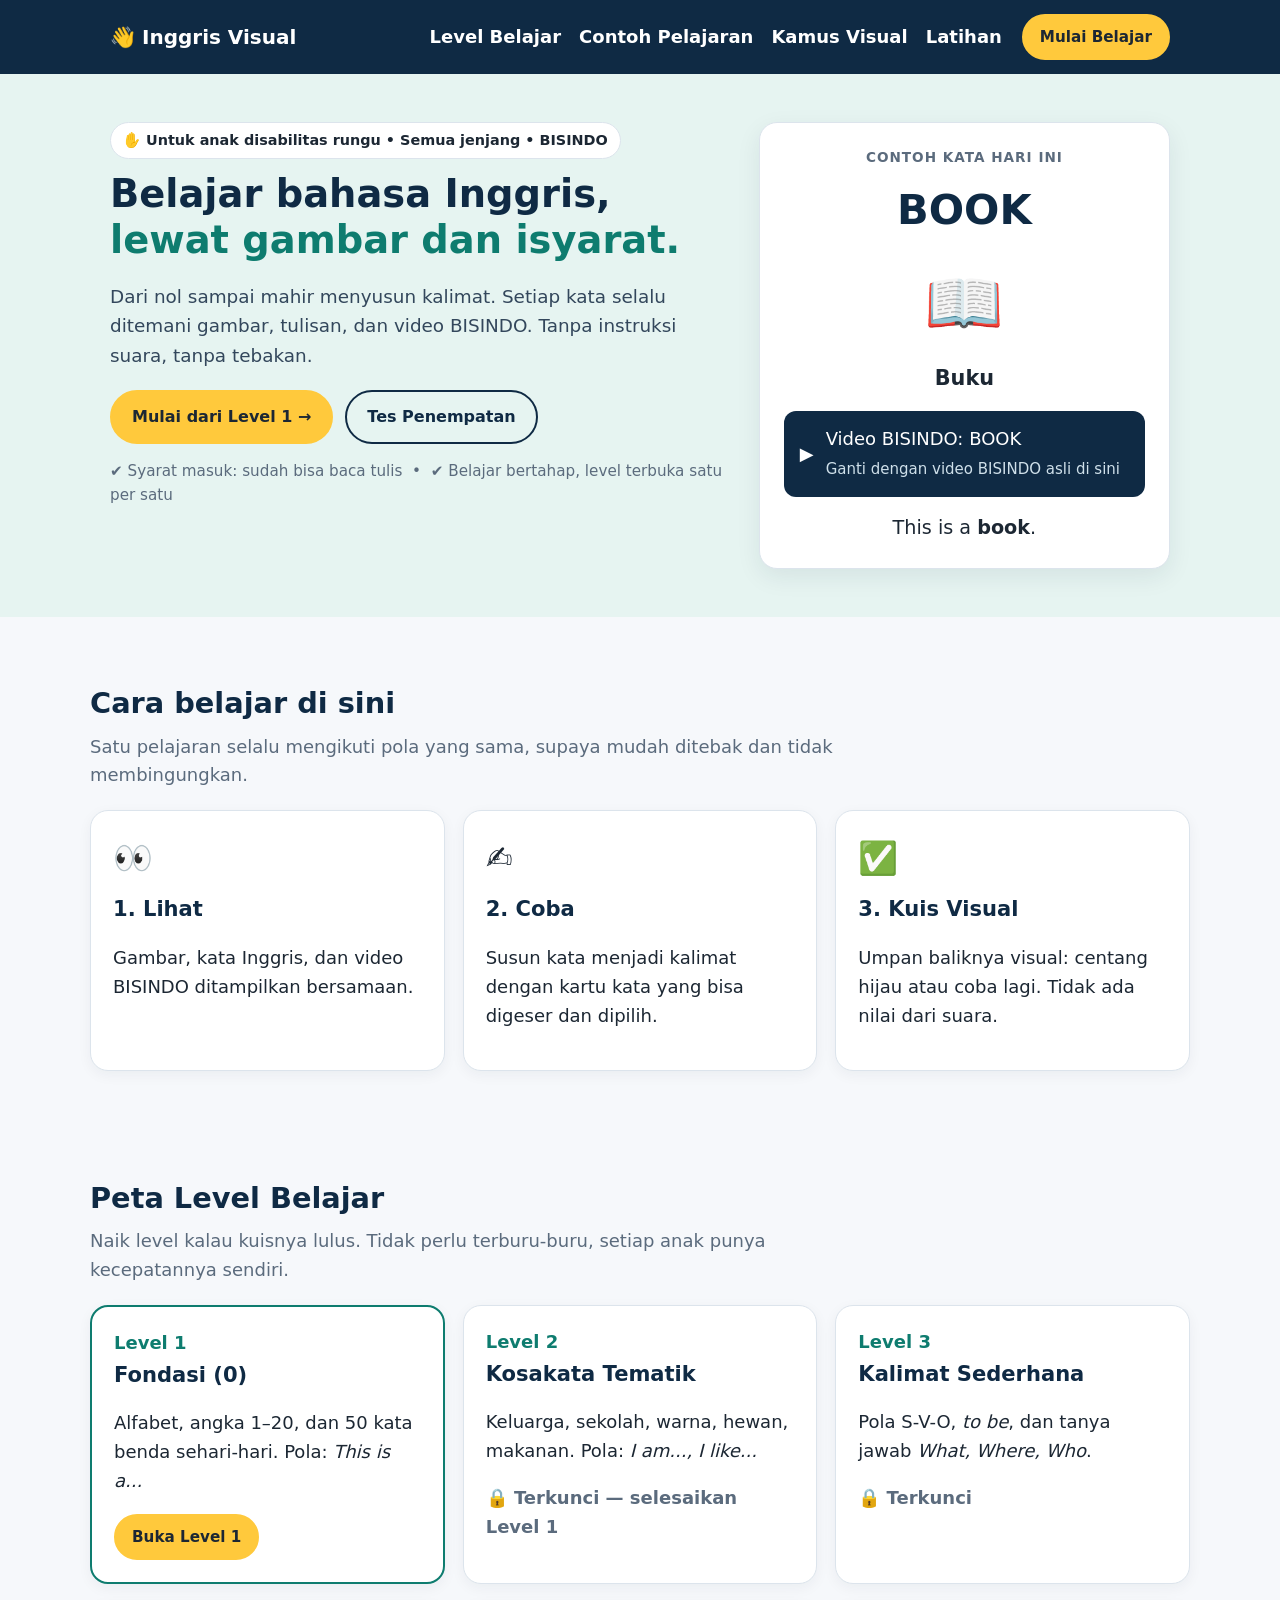
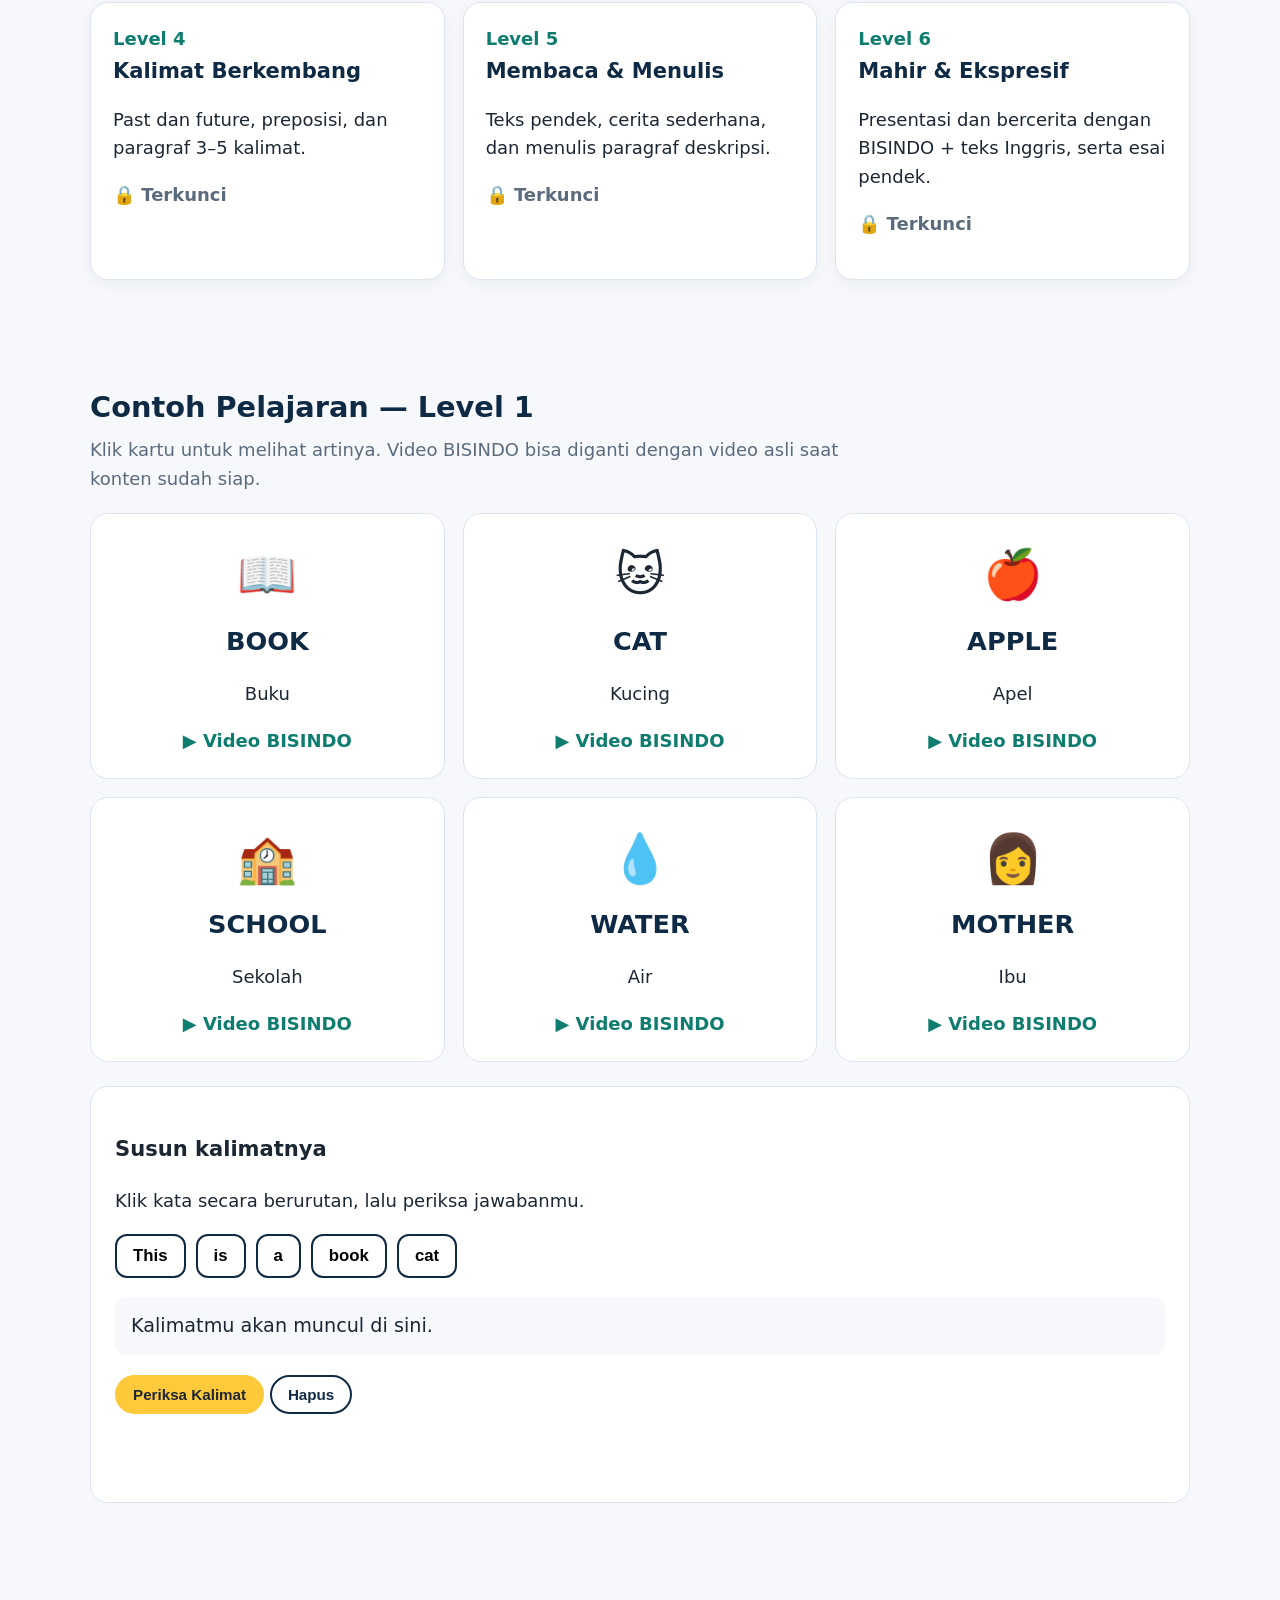
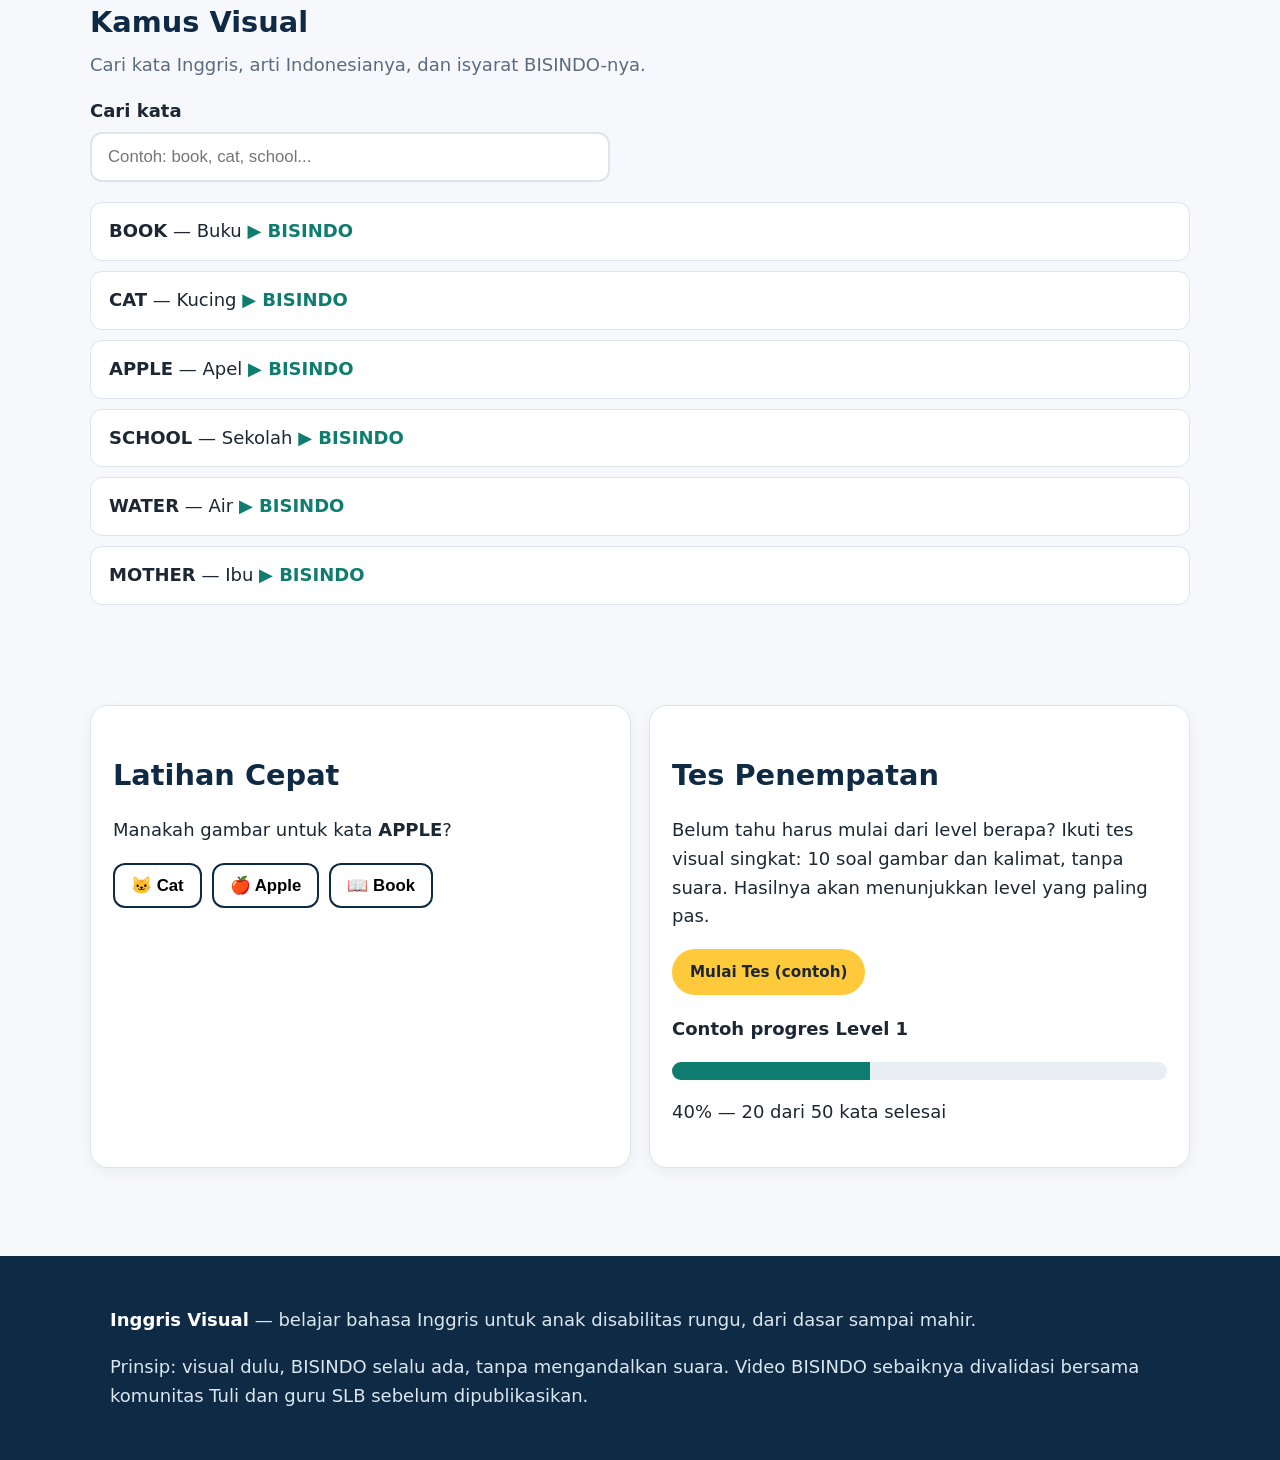
<file: index.html>
<!DOCTYPE html>
<html lang="id">
<head>
  <meta charset="UTF-8" />
  <meta name="viewport" content="width=device-width, initial-scale=1.0" />
  <title>Inggris Visual — Belajar Bahasa Inggris dengan BISINDO</title>
  <meta name="description" content="Website belajar bahasa Inggris berjenjang untuk anak disabilitas rungu. Visual dulu, tanpa mengandalkan suara, dengan video BISINDO." />
  <link rel="stylesheet" href="style.css" />
</head>
<body>
  <a class="skip-link" href="#konten-utama">Lewati ke konten utama</a>

  <header class="header">
    <div class="container header-inner">
      <a class="logo" href="#" aria-label="Beranda Inggris Visual">👋 Inggris Visual</a>
      <nav class="nav" aria-label="Navigasi utama">
        <a href="#level">Level Belajar</a>
        <a href="#pelajaran">Contoh Pelajaran</a>
        <a href="#kamus">Kamus Visual</a>
        <a href="#latihan">Latihan</a>
      </nav>
      <a class="btn btn-small" href="#level">Mulai Belajar</a>
    </div>
  </header>

  <main id="konten-utama">
    <!-- HERO -->
    <section class="hero">
      <div class="container hero-inner">
        <div>
          <p class="badge">✋ Untuk anak disabilitas rungu • Semua jenjang • BISINDO</p>
          <h1>Belajar bahasa Inggris, <span>lewat gambar dan isyarat.</span></h1>
          <p class="lead">
            Dari nol sampai mahir menyusun kalimat. Setiap kata selalu ditemani
            gambar, tulisan, dan video BISINDO. Tanpa instruksi suara, tanpa tebakan.
          </p>
          <div class="hero-actions">
            <a class="btn" href="#level">Mulai dari Level 1 →</a>
            <a class="btn btn-outline" href="#tes">Tes Penempatan</a>
          </div>
          <p class="hero-note">✔ Syarat masuk: sudah bisa baca tulis &nbsp;•&nbsp; ✔ Belajar bertahap, level terbuka satu per satu</p>
        </div>
        <div class="hero-card" aria-label="Contoh kartu kata">
          <p class="hero-card-label">CONTOH KATA HARI INI</p>
          <p class="hero-word">BOOK</p>
          <p class="hero-emoji" aria-hidden="true">📖</p>
          <p class="hero-meaning">Buku</p>
          <div class="video-box">
            <span aria-hidden="true">▶</span>
            <span>Video BISINDO: BOOK<br /><small>Ganti dengan video BISINDO asli di sini</small></span>
          </div>
          <p class="hero-sentence">This is a <strong>book</strong>.</p>
        </div>
      </div>
    </section>

    <!-- CARA BELAJAR -->
    <section class="container section">
      <h2>Cara belajar di sini</h2>
      <p class="section-sub">Satu pelajaran selalu mengikuti pola yang sama, supaya mudah ditebak dan tidak membingungkan.</p>
      <div class="grid-3">
        <article class="card">
          <p class="card-icon" aria-hidden="true">👀</p>
          <h3>1. Lihat</h3>
          <p>Gambar, kata Inggris, dan video BISINDO ditampilkan bersamaan.</p>
        </article>
        <article class="card">
          <p class="card-icon" aria-hidden="true">✍️</p>
          <h3>2. Coba</h3>
          <p>Susun kata menjadi kalimat dengan kartu kata yang bisa digeser dan dipilih.</p>
        </article>
        <article class="card">
          <p class="card-icon" aria-hidden="true">✅</p>
          <h3>3. Kuis Visual</h3>
          <p>Umpan baliknya visual: centang hijau atau coba lagi. Tidak ada nilai dari suara.</p>
        </article>
      </div>
    </section>

    <!-- LEVEL -->
    <section class="container section" id="level">
      <h2>Peta Level Belajar</h2>
      <p class="section-sub">Naik level kalau kuisnya lulus. Tidak perlu terburu-buru, setiap anak punya kecepatannya sendiri.</p>
      <div class="grid-3">
        <article class="card level-card level-open">
          <p class="level-num">Level 1</p>
          <h3>Fondasi (0)</h3>
          <p>Alfabet, angka 1–20, dan 50 kata benda sehari-hari. Pola: <em>This is a...</em></p>
          <a class="btn btn-small" href="#pelajaran">Buka Level 1</a>
        </article>
        <article class="card level-card">
          <p class="level-num">Level 2</p>
          <h3>Kosakata Tematik</h3>
          <p>Keluarga, sekolah, warna, hewan, makanan. Pola: <em>I am..., I like...</em></p>
          <p class="locked">🔒 Terkunci — selesaikan Level 1</p>
        </article>
        <article class="card level-card">
          <p class="level-num">Level 3</p>
          <h3>Kalimat Sederhana</h3>
          <p>Pola S-V-O, <em>to be</em>, dan tanya jawab <em>What, Where, Who</em>.</p>
          <p class="locked">🔒 Terkunci</p>
        </article>
        <article class="card level-card">
          <p class="level-num">Level 4</p>
          <h3>Kalimat Berkembang</h3>
          <p>Past dan future, preposisi, dan paragraf 3–5 kalimat.</p>
          <p class="locked">🔒 Terkunci</p>
        </article>
        <article class="card level-card">
          <p class="level-num">Level 5</p>
          <h3>Membaca &amp; Menulis</h3>
          <p>Teks pendek, cerita sederhana, dan menulis paragraf deskripsi.</p>
          <p class="locked">🔒 Terkunci</p>
        </article>
        <article class="card level-card">
          <p class="level-num">Level 6</p>
          <h3>Mahir &amp; Ekspresif</h3>
          <p>Presentasi dan bercerita dengan BISINDO + teks Inggris, serta esai pendek.</p>
          <p class="locked">🔒 Terkunci</p>
        </article>
      </div>
    </section>

    <!-- CONTOH PELAJARAN -->
    <section class="container section" id="pelajaran">
      <h2>Contoh Pelajaran — Level 1</h2>
      <p class="section-sub">Klik kartu untuk melihat artinya. Video BISINDO bisa diganti dengan video asli saat konten sudah siap.</p>
      <div class="word-grid">
        <article class="word-card" tabindex="0">
          <p class="word-emoji" aria-hidden="true">📖</p>
          <h3>BOOK</h3>
          <p>Buku</p>
          <p class="video-mini">▶ Video BISINDO</p>
        </article>
        <article class="word-card" tabindex="0">
          <p class="word-emoji" aria-hidden="true">🐱</p>
          <h3>CAT</h3>
          <p>Kucing</p>
          <p class="video-mini">▶ Video BISINDO</p>
        </article>
        <article class="word-card" tabindex="0">
          <p class="word-emoji" aria-hidden="true">🍎</p>
          <h3>APPLE</h3>
          <p>Apel</p>
          <p class="video-mini">▶ Video BISINDO</p>
        </article>
        <article class="word-card" tabindex="0">
          <p class="word-emoji" aria-hidden="true">🏫</p>
          <h3>SCHOOL</h3>
          <p>Sekolah</p>
          <p class="video-mini">▶ Video BISINDO</p>
        </article>
        <article class="word-card" tabindex="0">
          <p class="word-emoji" aria-hidden="true">💧</p>
          <h3>WATER</h3>
          <p>Air</p>
          <p class="video-mini">▶ Video BISINDO</p>
        </article>
        <article class="word-card" tabindex="0">
          <p class="word-emoji" aria-hidden="true">👩</p>
          <h3>MOTHER</h3>
          <p>Ibu</p>
          <p class="video-mini">▶ Video BISINDO</p>
        </article>
      </div>

      <div class="sentence-builder">
        <h3>Susun kalimatnya</h3>
        <p>Klik kata secara berurutan, lalu periksa jawabanmu.</p>
        <div class="builder-words" role="group" aria-label="Pilihan kata">
          <button type="button" data-word="This">This</button>
          <button type="button" data-word="is">is</button>
          <button type="button" data-word="a">a</button>
          <button type="button" data-word="book">book</button>
          <button type="button" data-word="cat">cat</button>
        </div>
        <p class="builder-result" id="kalimat-hasil" aria-live="polite">Kalimatmu akan muncul di sini.</p>
        <button class="btn btn-small" type="button" id="cek-kalimat">Periksa Kalimat</button>
        <button class="btn btn-small btn-outline" type="button" id="hapus-kalimat">Hapus</button>
        <p class="builder-feedback" id="umpan-balik" aria-live="polite"></p>
      </div>
    </section>

    <!-- KAMUS -->
    <section class="container section" id="kamus">
      <h2>Kamus Visual</h2>
      <p class="section-sub">Cari kata Inggris, arti Indonesianya, dan isyarat BISINDO-nya.</p>
      <label class="search-label" for="cari-kata">Cari kata</label>
      <input class="search-input" id="cari-kata" type="search" placeholder="Contoh: book, cat, school..." />
      <ul class="dict-list" id="daftar-kata">
        <li data-kunci="book buku"><strong>BOOK</strong> — Buku <span>▶ BISINDO</span></li>
        <li data-kunci="cat kucing"><strong>CAT</strong> — Kucing <span>▶ BISINDO</span></li>
        <li data-kunci="apple apel"><strong>APPLE</strong> — Apel <span>▶ BISINDO</span></li>
        <li data-kunci="school sekolah"><strong>SCHOOL</strong> — Sekolah <span>▶ BISINDO</span></li>
        <li data-kunci="water air"><strong>WATER</strong> — Air <span>▶ BISINDO</span></li>
        <li data-kunci="mother ibu"><strong>MOTHER</strong> — Ibu <span>▶ BISINDO</span></li>
      </ul>
    </section>

    <!-- LATIHAN & TES -->
    <section class="container section" id="latihan">
      <div class="grid-2">
        <article class="card">
          <h2>Latihan Cepat</h2>
          <p>Manakah gambar untuk kata <strong>APPLE</strong>?</p>
          <div class="quiz-options" role="group" aria-label="Pilihan jawaban latihan">
            <button type="button" data-jawaban="salah">🐱 Cat</button>
            <button type="button" data-jawaban="benar">🍎 Apple</button>
            <button type="button" data-jawaban="salah">📖 Book</button>
          </div>
          <p class="builder-feedback" id="umpan-kuis" aria-live="polite"></p>
        </article>
        <article class="card" id="tes">
          <h2>Tes Penempatan</h2>
          <p>Belum tahu harus mulai dari level berapa? Ikuti tes visual singkat: 10 soal gambar dan kalimat, tanpa suara. Hasilnya akan menunjukkan level yang paling pas.</p>
          <a class="btn btn-small" href="#level">Mulai Tes (contoh)</a>
          <p class="progress-label">Contoh progres Level 1</p>
          <div class="progress" role="progressbar" aria-valuenow="40" aria-valuemin="0" aria-valuemax="100" aria-label="Progres Level 1: 40 persen">
            <div class="progress-fill" style="width: 40%"></div>
          </div>
          <p>40% — 20 dari 50 kata selesai</p>
        </article>
      </div>
    </section>
  </main>

  <footer class="footer">
    <div class="container">
      <p><strong>Inggris Visual</strong> — belajar bahasa Inggris untuk anak disabilitas rungu, dari dasar sampai mahir.</p>
      <p>Prinsip: visual dulu, BISINDO selalu ada, tanpa mengandalkan suara. Video BISINDO sebaiknya divalidasi bersama komunitas Tuli dan guru SLB sebelum dipublikasikan.</p>
    </div>
  </footer>

  <script src="script.js"></script>
</body>
</html>
</file>
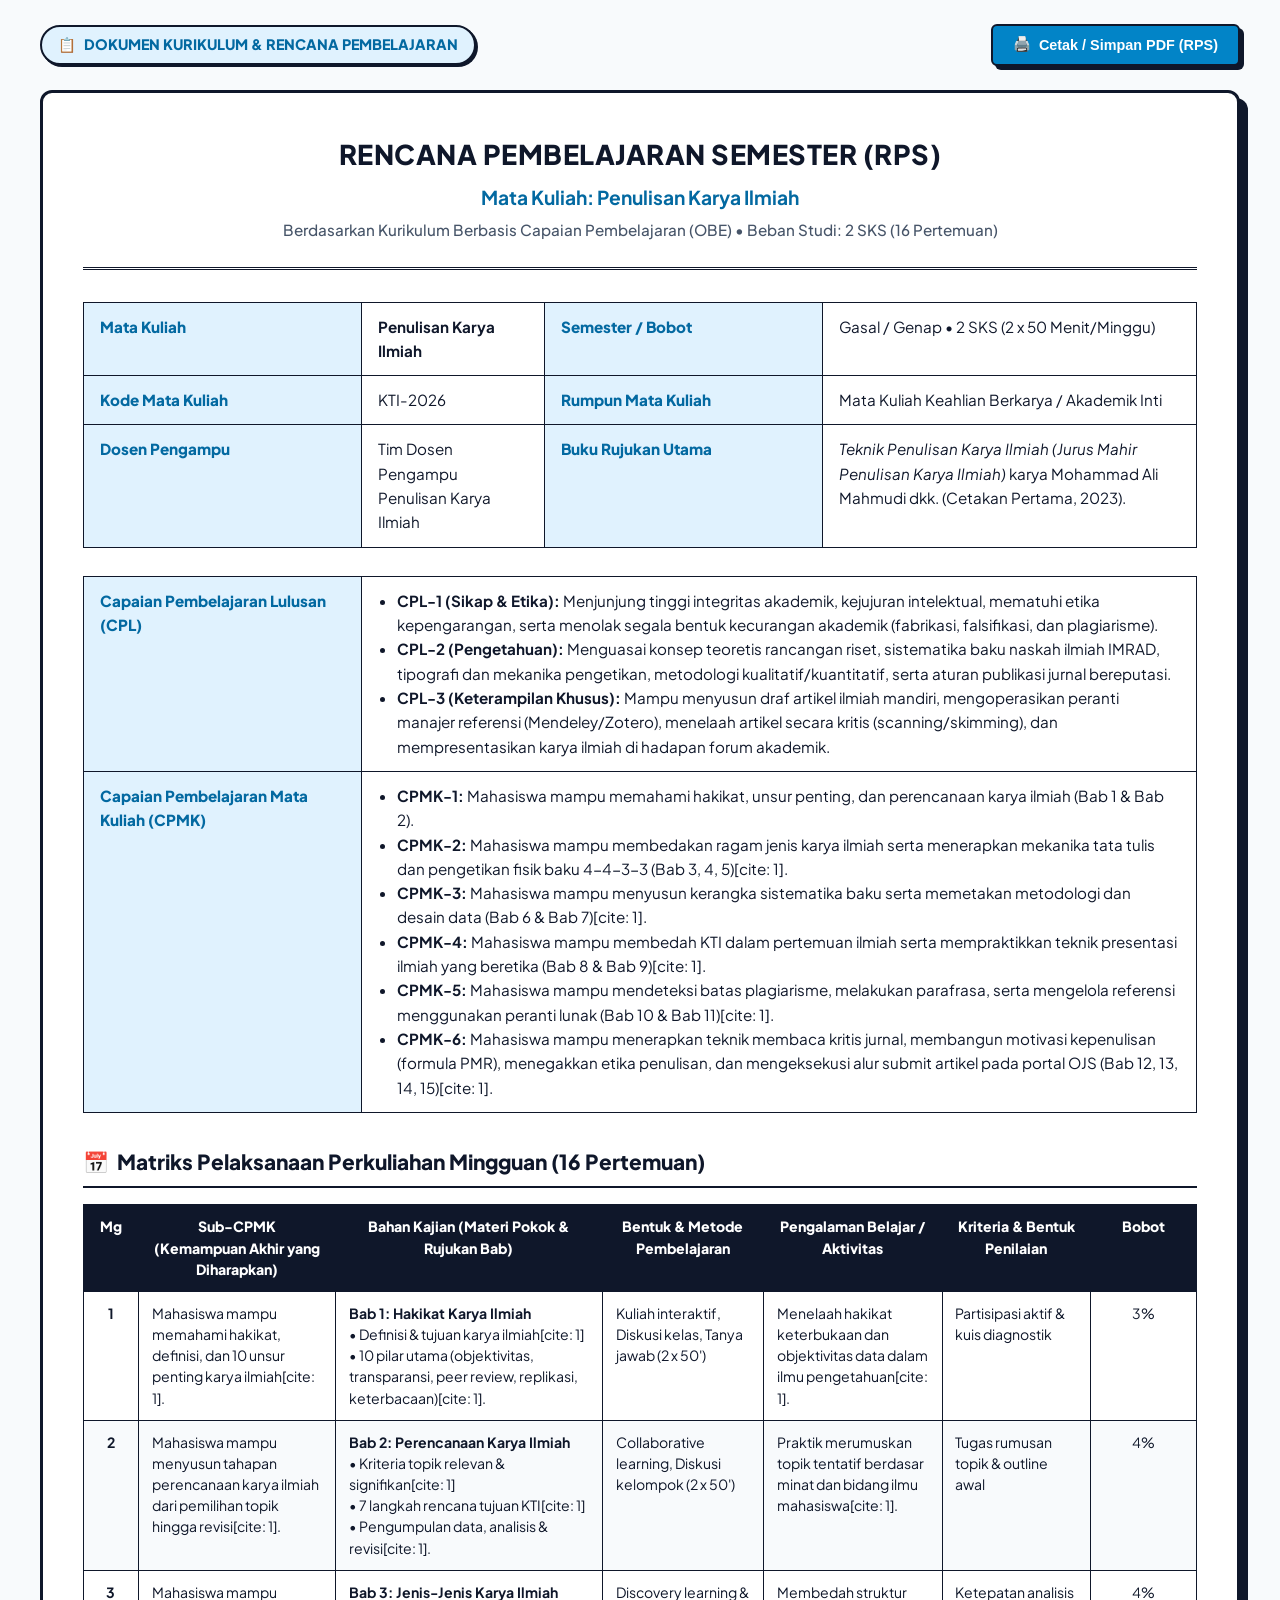
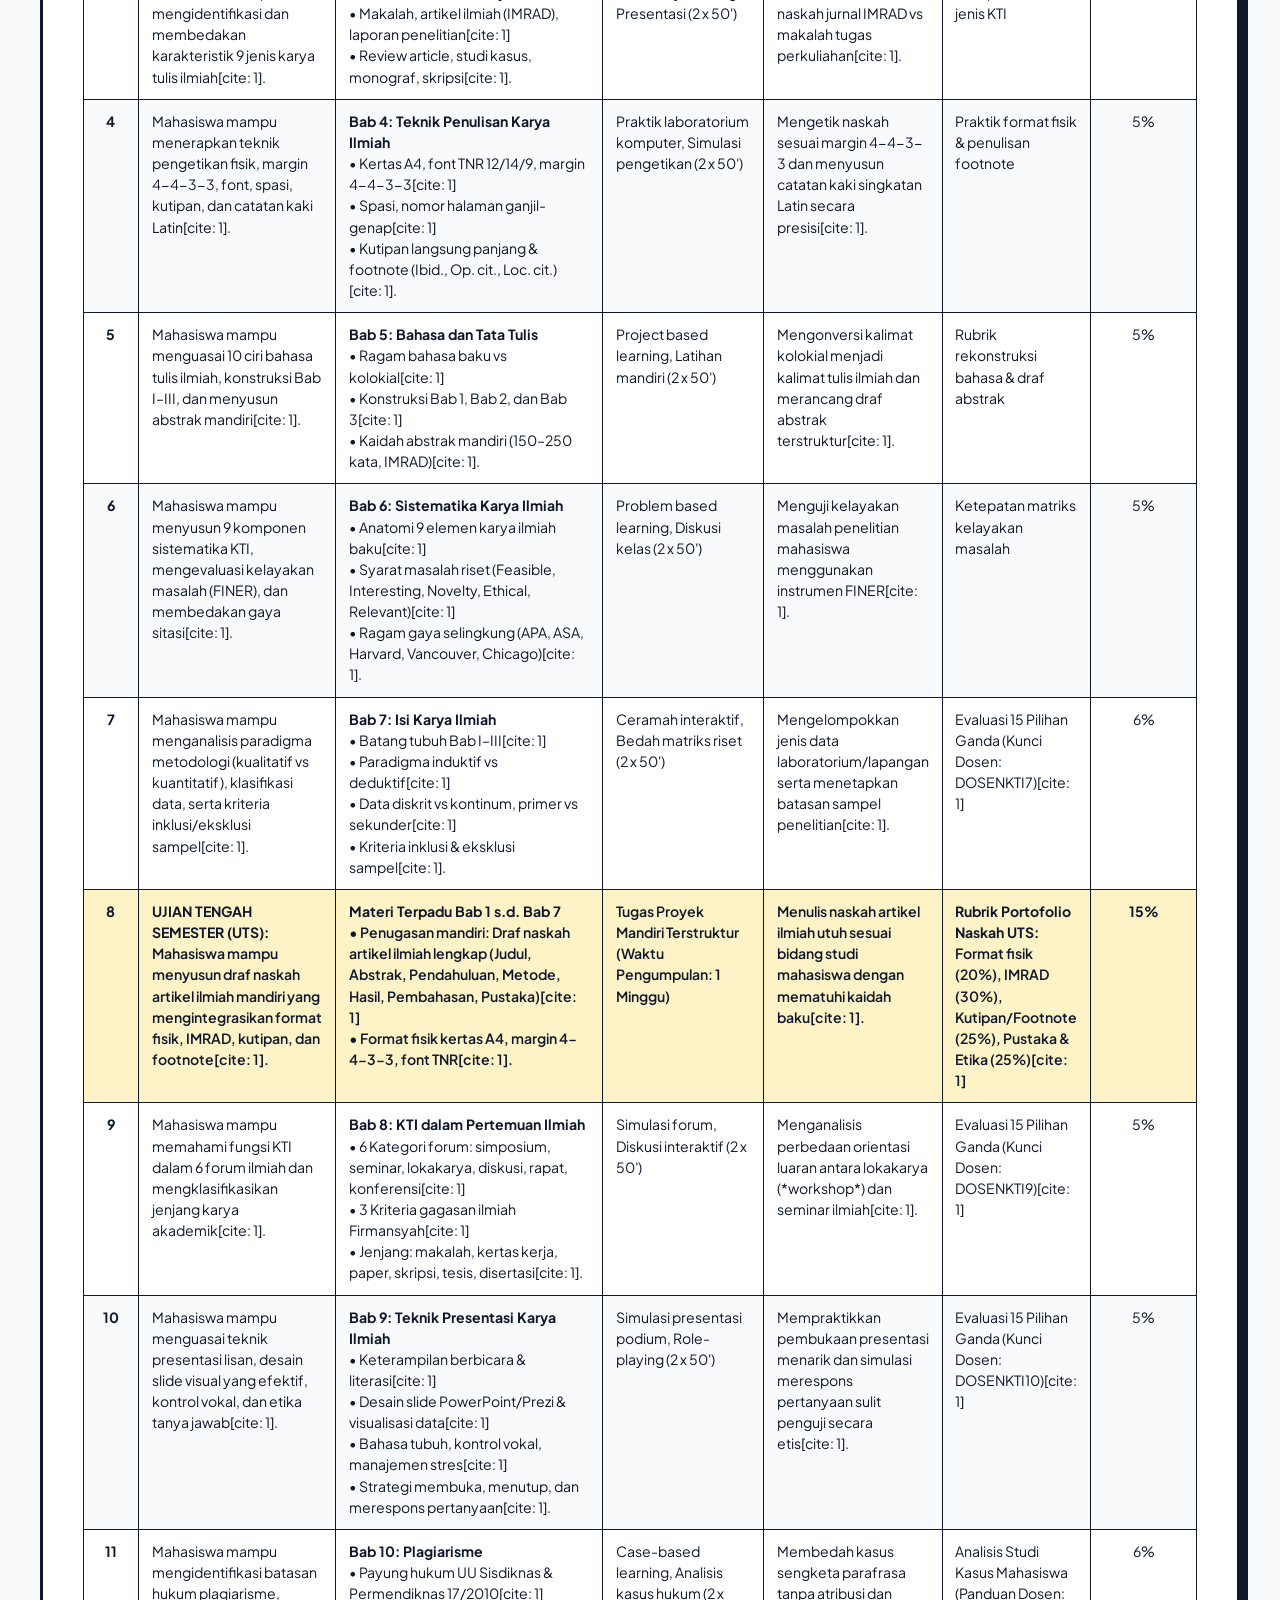
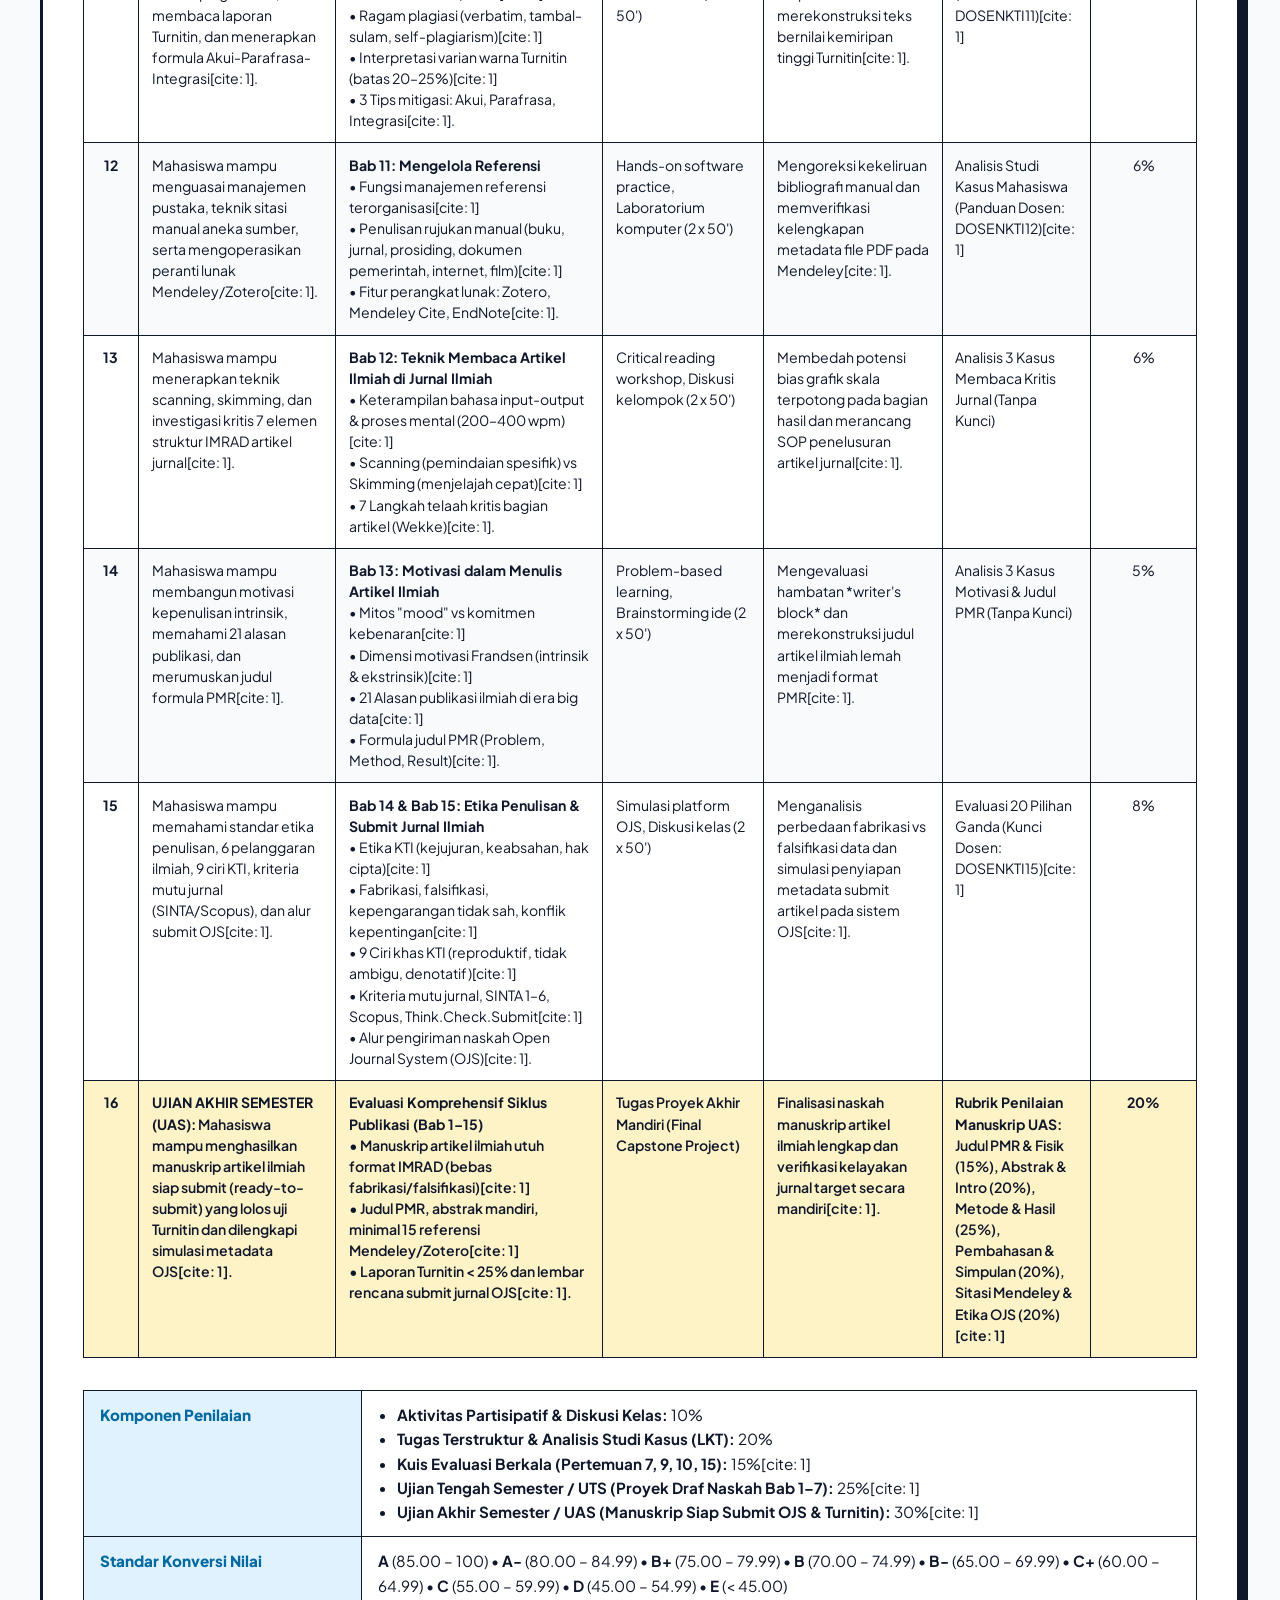
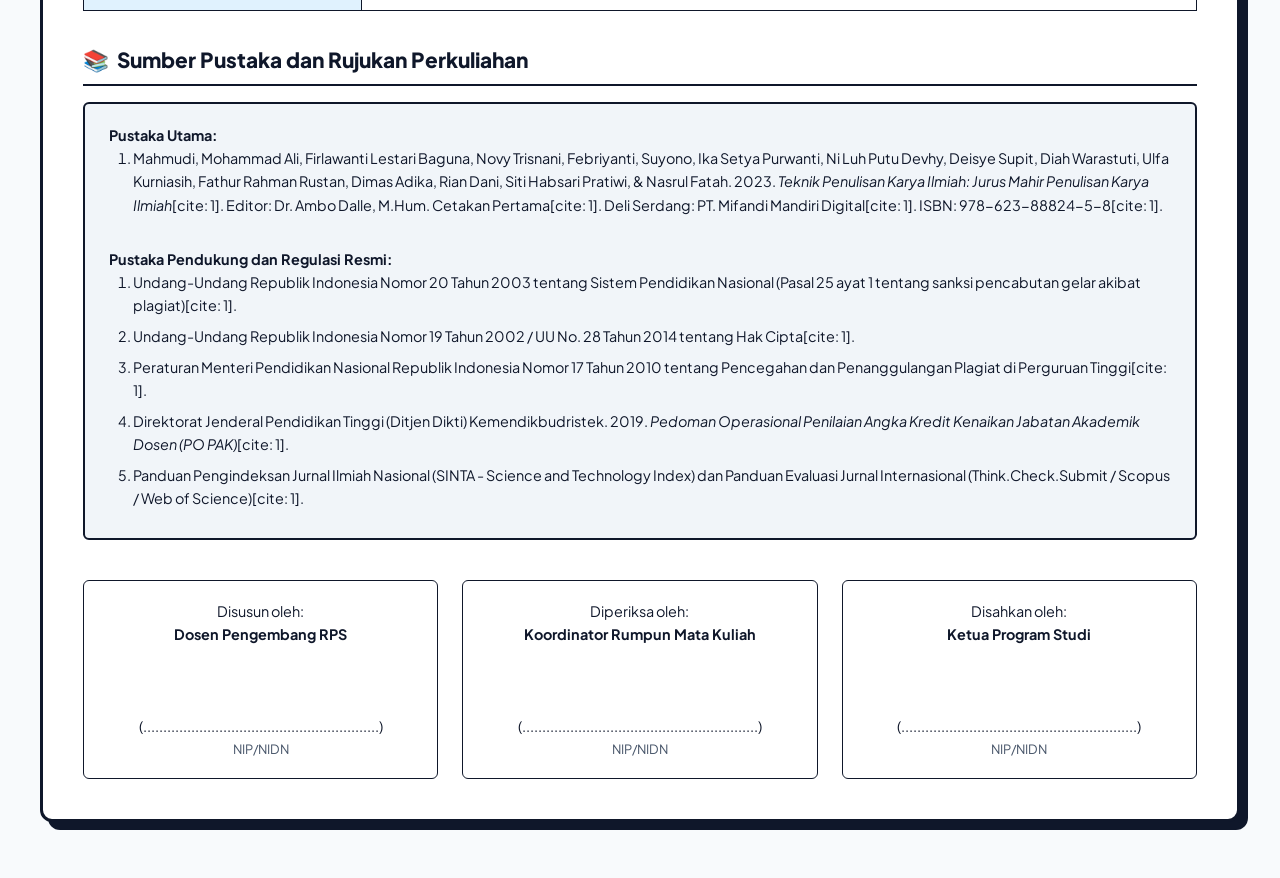
<file: pertemuan-1.html>
<!DOCTYPE html>
<html lang="id">
<head>
  <meta charset="UTF-8">
  <meta name="viewport" content="width=device-width, initial-scale=1.0">
  <title>RPS Mata Kuliah: Penulisan Karya Ilmiah</title>
  <!-- Google Fonts: Plus Jakarta Sans -->
  <link rel="preconnect" href="https://fonts.googleapis.com">
  <link rel="preconnect" href="https://fonts.gstatic.com" crossorigin>
  <link href="https://fonts.googleapis.com/css2?family=Plus+Jakarta+Sans:ital,wght@0,300;0,400;0,500;0,600;0,700;0,800;1,400;1,600&display=swap" rel="stylesheet">
  <style>
    :root {
      --bg-body: #F8FAFC;
      --card-bg: #FFFFFF;
      --text-main: #0F172A;
      --text-muted: #475569;
      --primary: #0284C7;
      --primary-dark: #0369A1;
      --primary-light: #E0F2FE;
      --accent-mint: #10B981;
      --accent-orange: #EA580C;
      --border-dark: #0F172A;
      --border-light: #CBD5E1;
      --shadow-solid: 4px 4px 0px #0F172A;
      --radius-sm: 6px;
      --radius-md: 12px;
    }

    * {
      box-sizing: border-box;
      margin: 0;
      padding: 0;
    }

    body {
      font-family: 'Plus Jakarta Sans', -apple-system, BlinkMacSystemFont, 'Segoe UI', Roboto, sans-serif;
      background-color: var(--bg-body);
      color: var(--text-main);
      line-height: 1.6;
      padding: 1.5rem;
      -webkit-font-smoothing: antialiased;
    }

    .rps-container {
      max-width: 1200px;
      margin: 0 auto;
    }

    /* ACTION BAR */
    .action-bar {
      display: flex;
      justify-content: space-between;
      align-items: center;
      margin-bottom: 1.5rem;
      flex-wrap: wrap;
      gap: 1rem;
    }

    .badge-course {
      display: inline-flex;
      align-items: center;
      gap: 0.5rem;
      background: var(--primary-light);
      border: 2px solid var(--border-dark);
      box-shadow: 2px 2px 0 var(--border-dark);
      padding: 0.4rem 1rem;
      border-radius: 999px;
      font-weight: 800;
      font-size: 0.9rem;
      color: var(--primary-dark);
    }

    .btn {
      cursor: pointer;
      display: inline-flex;
      align-items: center;
      gap: 0.5rem;
      padding: 0.65rem 1.25rem;
      font-weight: 700;
      font-size: 0.9rem;
      border-radius: var(--radius-sm);
      border: 2px solid var(--border-dark);
      box-shadow: var(--shadow-solid);
      transition: all 0.15s ease-in-out;
      text-decoration: none;
      background-color: var(--card-bg);
      color: var(--text-main);
    }

    .btn:hover {
      transform: translate(-2px, -2px);
      box-shadow: 6px 6px 0px var(--border-dark);
    }

    .btn-primary {
      background-color: var(--primary);
      color: #FFFFFF;
    }

    /* KARTU DOKUMEN RPS */
    .rps-card {
      background-color: var(--card-bg);
      border: 3px solid var(--border-dark);
      border-radius: var(--radius-md);
      box-shadow: 8px 8px 0px var(--border-dark);
      padding: 2.5rem;
      margin-bottom: 2rem;
    }

    /* KOP DOKUMEN */
    .header-doc {
      text-align: center;
      border-bottom: 3px double var(--border-dark);
      padding-bottom: 1.5rem;
      margin-bottom: 2rem;
    }

    .header-doc h1 {
      font-size: 1.7rem;
      font-weight: 800;
      text-transform: uppercase;
      letter-spacing: 0.5px;
      margin-bottom: 0.35rem;
    }

    .header-doc h2 {
      font-size: 1.2rem;
      font-weight: 700;
      color: var(--primary-dark);
      margin-bottom: 0.35rem;
    }

    .header-doc p {
      font-size: 0.95rem;
      color: var(--text-muted);
      font-weight: 500;
    }

    /* TABEL IDENTITAS & CPL */
    .table-section {
      width: 100%;
      border-collapse: collapse;
      margin-bottom: 1.75rem;
      font-size: 0.95rem;
    }

    .table-section th, .table-section td {
      border: 1.5px solid var(--border-dark);
      padding: 0.75rem 1rem;
      text-align: left;
      vertical-align: top;
    }

    .table-section th {
      background-color: var(--primary-light);
      color: var(--primary-dark);
      font-weight: 800;
      width: 25%;
    }

    /* MATRIKS RENCANA MINGGUAN */
    .matrix-title {
      font-size: 1.3rem;
      font-weight: 800;
      margin: 2rem 0 1rem 0;
      display: flex;
      align-items: center;
      gap: 0.5rem;
      color: var(--text-main);
      border-bottom: 2px solid var(--border-dark);
      padding-bottom: 0.5rem;
    }

    .table-matrix {
      width: 100%;
      border-collapse: collapse;
      font-size: 0.88rem;
      margin-bottom: 2rem;
    }

    .table-matrix th, .table-matrix td {
      border: 1.5px solid var(--border-dark);
      padding: 0.7rem 0.8rem;
      vertical-align: top;
      line-height: 1.5;
    }

    .table-matrix thead th {
      background-color: var(--border-dark);
      color: #FFFFFF;
      font-weight: 800;
      text-align: center;
    }

    .table-matrix tbody tr:nth-child(even) {
      background-color: #F8FAFC;
    }

    .table-matrix tr.eval-row {
      background-color: #FEF3C7 !important;
      font-weight: 600;
    }

    .col-center {
      text-align: center;
    }

    /* DAFTAR REFERENSI */
    .ref-box {
      background: #F1F5F9;
      border: 2px solid var(--border-dark);
      border-radius: var(--radius-sm);
      padding: 1.25rem 1.5rem;
      margin-top: 1rem;
      font-size: 0.9rem;
    }

    .ref-box ol {
      padding-left: 1.5rem;
    }

    .ref-box li {
      margin-bottom: 0.5rem;
    }

    /* PENGESAHAN */
    .sign-container {
      display: grid;
      grid-template-columns: repeat(auto-fit, minmax(240px, 1fr));
      gap: 1.5rem;
      margin-top: 2.5rem;
      font-size: 0.9rem;
      text-align: center;
    }

    .sign-box {
      border: 1.5px solid var(--border-dark);
      border-radius: var(--radius-sm);
      padding: 1.2rem;
      background: #FFFFFF;
    }

    /* PRINT STYLES */
    @media print {
      body {
        background-color: #FFFFFF !important;
        padding: 0 !important;
        font-size: 9.5pt;
      }
      .no-print {
        display: none !important;
      }
      .rps-card {
        border: none !important;
        box-shadow: none !important;
        padding: 0 !important;
      }
      .table-matrix th, .table-matrix td,
      .table-section th, .table-section td {
        border: 1px solid #000 !important;
        padding: 4px 6px !important;
      }
      .table-matrix thead th {
        background-color: #E2E8F0 !important;
        color: #000 !important;
      }
      .table-section th {
        background-color: #F1F5F9 !important;
        color: #000 !important;
      }
      .table-matrix tr.eval-row {
        background-color: #FFFBEB !important;
      }
      .sign-box {
        border: 1px solid #000 !important;
      }
    }
  </style>
</head>
<body>

  <div class="rps-container">

    <!-- ACTION BAR -->
    <div class="action-bar no-print">
      <div class="badge-course">
        <span>📋</span> DOKUMEN KURIKULUM & RENCANA PEMBELAJARAN
      </div>
      <button class="btn btn-primary" onclick="window.print()">
        <span>🖨️</span> Cetak / Simpan PDF (RPS)
      </button>
    </div>

    <!-- MAIN RPS CARD -->
    <div class="rps-card">
      
      <!-- KOP RESMI -->
      <div class="header-doc">
        <h1>Rencana Pembelajaran Semester (RPS)</h1>
        <h2>Mata Kuliah: Penulisan Karya Ilmiah</h2>
        <p>Berdasarkan Kurikulum Berbasis Capaian Pembelajaran (OBE) • Beban Studi: 2 SKS (16 Pertemuan)</p>
      </div>

      <!-- I. IDENTITAS MATA KULIAH -->
      <table class="table-section">
        <tr>
          <th>Mata Kuliah</th>
          <td><strong>Penulisan Karya Ilmiah</strong></td>
          <th>Semester / Bobot</th>
          <td>Gasal / Genap • 2 SKS (2 x 50 Menit/Minggu)</td>
        </tr>
        <tr>
          <th>Kode Mata Kuliah</th>
          <td>KTI-2026</td>
          <th>Rumpun Mata Kuliah</th>
          <td>Mata Kuliah Keahlian Berkarya / Akademik Inti</td>
        </tr>
        <tr>
          <th>Dosen Pengampu</th>
          <td>Tim Dosen Pengampu Penulisan Karya Ilmiah</td>
          <th>Buku Rujukan Utama</th>
          <td><em>Teknik Penulisan Karya Ilmiah (Jurus Mahir Penulisan Karya Ilmiah)</em> karya Mohammad Ali Mahmudi dkk. (Cetakan Pertama, 2023).</td>
        </tr>
      </table>

      <!-- II. CAPAIAN PEMBELAJARAN (CPL & CPMK) -->
      <table class="table-section">
        <tr>
          <th>Capaian Pembelajaran Lulusan (CPL)</th>
          <td>
            <ul style="padding-left: 1.2rem;">
              <li><strong>CPL-1 (Sikap & Etika):</strong> Menjunjung tinggi integritas akademik, kejujuran intelektual, mematuhi etika kepengarangan, serta menolak segala bentuk kecurangan akademik (fabrikasi, falsifikasi, dan plagiarisme).</li>
              <li><strong>CPL-2 (Pengetahuan):</strong> Menguasai konsep teoretis rancangan riset, sistematika baku naskah ilmiah IMRAD, tipografi dan mekanika pengetikan, metodologi kualitatif/kuantitatif, serta aturan publikasi jurnal bereputasi.</li>
              <li><strong>CPL-3 (Keterampilan Khusus):</strong> Mampu menyusun draf artikel ilmiah mandiri, mengoperasikan peranti manajer referensi (Mendeley/Zotero), menelaah artikel secara kritis (scanning/skimming), dan mempresentasikan karya ilmiah di hadapan forum akademik.</li>
            </ul>
          </td>
        </tr>
        <tr>
          <th>Capaian Pembelajaran Mata Kuliah (CPMK)</th>
          <td>
            <ul style="padding-left: 1.2rem;">
              <li><strong>CPMK-1:</strong> Mahasiswa mampu memahami hakikat, unsur penting, dan perencanaan karya ilmiah (Bab 1 & Bab 2).</li>
              <li><strong>CPMK-2:</strong> Mahasiswa mampu membedakan ragam jenis karya ilmiah serta menerapkan mekanika tata tulis dan pengetikan fisik baku 4-4-3-3 (Bab 3, 4, 5)[cite: 1].</li>
              <li><strong>CPMK-3:</strong> Mahasiswa mampu menyusun kerangka sistematika baku serta memetakan metodologi dan desain data (Bab 6 & Bab 7)[cite: 1].</li>
              <li><strong>CPMK-4:</strong> Mahasiswa mampu membedah KTI dalam pertemuan ilmiah serta mempraktikkan teknik presentasi ilmiah yang beretika (Bab 8 & Bab 9)[cite: 1].</li>
              <li><strong>CPMK-5:</strong> Mahasiswa mampu mendeteksi batas plagiarisme, melakukan parafrasa, serta mengelola referensi menggunakan peranti lunak (Bab 10 & Bab 11)[cite: 1].</li>
              <li><strong>CPMK-6:</strong> Mahasiswa mampu menerapkan teknik membaca kritis jurnal, membangun motivasi kepenulisan (formula PMR), menegakkan etika penulisan, dan mengeksekusi alur submit artikel pada portal OJS (Bab 12, 13, 14, 15)[cite: 1].</li>
            </ul>
          </td>
        </tr>
      </table>

      <!-- III. MATRIKS PERKULIAHAN 16 MINGGU -->
      <div class="matrix-title">
        <span>📅</span> Matriks Pelaksanaan Perkuliahan Mingguan (16 Pertemuan)
      </div>

      <table class="table-matrix">
        <thead>
          <tr>
            <th style="width: 5%;">Mg</th>
            <th style="width: 18%;">Sub-CPMK (Kemampuan Akhir yang Diharapkan)</th>
            <th style="width: 25%;">Bahan Kajian (Materi Pokok & Rujukan Bab)</th>
            <th style="width: 15%;">Bentuk & Metode Pembelajaran</th>
            <th style="width: 15%;">Pengalaman Belajar / Aktivitas</th>
            <th style="width: 12%;">Kriteria & Bentuk Penilaian</th>
            <th style="width: 10%;">Bobot</th>
          </tr>
        </thead>
        <tbody>
          <!-- Pertemuan 1 -->
          <tr>
            <td class="col-center"><strong>1</strong></td>
            <td>Mahasiswa mampu memahami hakikat, definisi, dan 10 unsur penting karya ilmiah[cite: 1].</td>
            <td><strong>Bab 1: Hakikat Karya Ilmiah</strong><br>• Definisi & tujuan karya ilmiah[cite: 1]<br>• 10 pilar utama (objektivitas, transparansi, peer review, replikasi, keterbacaan)[cite: 1].</td>
            <td>Kuliah interaktif, Diskusi kelas, Tanya jawab (2 x 50')</td>
            <td>Menelaah hakikat keterbukaan dan objektivitas data dalam ilmu pengetahuan[cite: 1].</td>
            <td>Partisipasi aktif & kuis diagnostik</td>
            <td class="col-center">3%</td>
          </tr>

          <!-- Pertemuan 2 -->
          <tr>
            <td class="col-center"><strong>2</strong></td>
            <td>Mahasiswa mampu menyusun tahapan perencanaan karya ilmiah dari pemilihan topik hingga revisi[cite: 1].</td>
            <td><strong>Bab 2: Perencanaan Karya Ilmiah</strong><br>• Kriteria topik relevan & signifikan[cite: 1]<br>• 7 langkah rencana tujuan KTI[cite: 1]<br>• Pengumpulan data, analisis & revisi[cite: 1].</td>
            <td>Collaborative learning, Diskusi kelompok (2 x 50')</td>
            <td>Praktik merumuskan topik tentatif berdasar minat dan bidang ilmu mahasiswa[cite: 1].</td>
            <td>Tugas rumusan topik & outline awal</td>
            <td class="col-center">4%</td>
          </tr>

          <!-- Pertemuan 3 -->
          <tr>
            <td class="col-center"><strong>3</strong></td>
            <td>Mahasiswa mampu mengidentifikasi dan membedakan karakteristik 9 jenis karya tulis ilmiah[cite: 1].</td>
            <td><strong>Bab 3: Jenis-Jenis Karya Ilmiah</strong><br>• Makalah, artikel ilmiah (IMRAD), laporan penelitian[cite: 1]<br>• Review article, studi kasus, monograf, skripsi[cite: 1].</td>
            <td>Discovery learning & Presentasi (2 x 50')</td>
            <td>Membedah struktur naskah jurnal IMRAD vs makalah tugas perkuliahan[cite: 1].</td>
            <td>Ketepatan analisis jenis KTI</td>
            <td class="col-center">4%</td>
          </tr>

          <!-- Pertemuan 4 -->
          <tr>
            <td class="col-center"><strong>4</strong></td>
            <td>Mahasiswa mampu menerapkan teknik pengetikan fisik, margin 4-4-3-3, font, spasi, kutipan, dan catatan kaki Latin[cite: 1].</td>
            <td><strong>Bab 4: Teknik Penulisan Karya Ilmiah</strong><br>• Kertas A4, font TNR 12/14/9, margin 4-4-3-3[cite: 1]<br>• Spasi, nomor halaman ganjil-genap[cite: 1]<br>• Kutipan langsung panjang & footnote (Ibid., Op. cit., Loc. cit.)[cite: 1].</td>
            <td>Praktik laboratorium komputer, Simulasi pengetikan (2 x 50')</td>
            <td>Mengetik naskah sesuai margin 4-4-3-3 dan menyusun catatan kaki singkatan Latin secara presisi[cite: 1].</td>
            <td>Praktik format fisik & penulisan footnote</td>
            <td class="col-center">5%</td>
          </tr>

          <!-- Pertemuan 5 -->
          <tr>
            <td class="col-center"><strong>5</strong></td>
            <td>Mahasiswa mampu menguasai 10 ciri bahasa tulis ilmiah, konstruksi Bab I–III, dan menyusun abstrak mandiri[cite: 1].</td>
            <td><strong>Bab 5: Bahasa dan Tata Tulis</strong><br>• Ragam bahasa baku vs kolokial[cite: 1]<br>• Konstruksi Bab 1, Bab 2, dan Bab 3[cite: 1]<br>• Kaidah abstrak mandiri (150–250 kata, IMRAD)[cite: 1].</td>
            <td>Project based learning, Latihan mandiri (2 x 50')</td>
            <td>Mengonversi kalimat kolokial menjadi kalimat tulis ilmiah dan merancang draf abstrak terstruktur[cite: 1].</td>
            <td>Rubrik rekonstruksi bahasa & draf abstrak</td>
            <td class="col-center">5%</td>
          </tr>

          <!-- Pertemuan 6 -->
          <tr>
            <td class="col-center"><strong>6</strong></td>
            <td>Mahasiswa mampu menyusun 9 komponen sistematika KTI, mengevaluasi kelayakan masalah (FINER), dan membedakan gaya sitasi[cite: 1].</td>
            <td><strong>Bab 6: Sistematika Karya Ilmiah</strong><br>• Anatomi 9 elemen karya ilmiah baku[cite: 1]<br>• Syarat masalah riset (Feasible, Interesting, Novelty, Ethical, Relevant)[cite: 1]<br>• Ragam gaya selingkung (APA, ASA, Harvard, Vancouver, Chicago)[cite: 1].</td>
            <td>Problem based learning, Diskusi kelas (2 x 50')</td>
            <td>Menguji kelayakan masalah penelitian mahasiswa menggunakan instrumen FINER[cite: 1].</td>
            <td>Ketepatan matriks kelayakan masalah</td>
            <td class="col-center">5%</td>
          </tr>

          <!-- Pertemuan 7 -->
          <tr>
            <td class="col-center"><strong>7</strong></td>
            <td>Mahasiswa mampu menganalisis paradigma metodologi (kualitatif vs kuantitatif), klasifikasi data, serta kriteria inklusi/eksklusi sampel[cite: 1].</td>
            <td><strong>Bab 7: Isi Karya Ilmiah</strong><br>• Batang tubuh Bab I–III[cite: 1]<br>• Paradigma induktif vs deduktif[cite: 1]<br>• Data diskrit vs kontinum, primer vs sekunder[cite: 1]<br>• Kriteria inklusi & eksklusi sampel[cite: 1].</td>
            <td>Ceramah interaktif, Bedah matriks riset (2 x 50')</td>
            <td>Mengelompokkan jenis data laboratorium/lapangan serta menetapkan batasan sampel penelitian[cite: 1].</td>
            <td>Evaluasi 15 Pilihan Ganda (Kunci Dosen: DOSENKTI7)[cite: 1]</td>
            <td class="col-center">6%</td>
          </tr>

          <!-- Pertemuan 8: UTS -->
          <tr class="eval-row">
            <td class="col-center"><strong>8</strong></td>
            <td><strong>UJIAN TENGAH SEMESTER (UTS):</strong> Mahasiswa mampu menyusun draf naskah artikel ilmiah mandiri yang mengintegrasikan format fisik, IMRAD, kutipan, dan footnote[cite: 1].</td>
            <td><strong>Materi Terpadu Bab 1 s.d. Bab 7</strong><br>• Penugasan mandiri: Draf naskah artikel ilmiah lengkap (Judul, Abstrak, Pendahuluan, Metode, Hasil, Pembahasan, Pustaka)[cite: 1]<br>• Format fisik kertas A4, margin 4-4-3-3, font TNR[cite: 1].</td>
            <td>Tugas Proyek Mandiri Terstruktur (Waktu Pengumpulan: 1 Minggu)</td>
            <td>Menulis naskah artikel ilmiah utuh sesuai bidang studi mahasiswa dengan mematuhi kaidah baku[cite: 1].</td>
            <td><strong>Rubrik Portofolio Naskah UTS:</strong><br>Format fisik (20%), IMRAD (30%), Kutipan/Footnote (25%), Pustaka & Etika (25%)[cite: 1]</td>
            <td class="col-center"><strong>15%</strong></td>
          </tr>

          <!-- Pertemuan 9 -->
          <tr>
            <td class="col-center"><strong>9</strong></td>
            <td>Mahasiswa mampu memahami fungsi KTI dalam 6 forum ilmiah dan mengklasifikasikan jenjang karya akademik[cite: 1].</td>
            <td><strong>Bab 8: KTI dalam Pertemuan Ilmiah</strong><br>• 6 Kategori forum: simposium, seminar, lokakarya, diskusi, rapat, konferensi[cite: 1]<br>• 3 Kriteria gagasan ilmiah Firmansyah[cite: 1]<br>• Jenjang: makalah, kertas kerja, paper, skripsi, tesis, disertasi[cite: 1].</td>
            <td>Simulasi forum, Diskusi interaktif (2 x 50')</td>
            <td>Menganalisis perbedaan orientasi luaran antara lokakarya (*workshop*) dan seminar ilmiah[cite: 1].</td>
            <td>Evaluasi 15 Pilihan Ganda (Kunci Dosen: DOSENKTI9)[cite: 1]</td>
            <td class="col-center">5%</td>
          </tr>

          <!-- Pertemuan 10 -->
          <tr>
            <td class="col-center"><strong>10</strong></td>
            <td>Mahasiswa mampu menguasai teknik presentasi lisan, desain slide visual yang efektif, kontrol vokal, dan etika tanya jawab[cite: 1].</td>
            <td><strong>Bab 9: Teknik Presentasi Karya Ilmiah</strong><br>• Keterampilan berbicara & literasi[cite: 1]<br>• Desain slide PowerPoint/Prezi & visualisasi data[cite: 1]<br>• Bahasa tubuh, kontrol vokal, manajemen stres[cite: 1]<br>• Strategi membuka, menutup, dan merespons pertanyaan[cite: 1].</td>
            <td>Simulasi presentasi podium, Role-playing (2 x 50')</td>
            <td>Mempraktikkan pembukaan presentasi menarik dan simulasi merespons pertanyaan sulit penguji secara etis[cite: 1].</td>
            <td>Evaluasi 15 Pilihan Ganda (Kunci Dosen: DOSENKTI10)[cite: 1]</td>
            <td class="col-center">5%</td>
          </tr>

          <!-- Pertemuan 11 -->
          <tr>
            <td class="col-center"><strong>11</strong></td>
            <td>Mahasiswa mampu mengidentifikasi batasan hukum plagiarisme, membaca laporan Turnitin, dan menerapkan formula Akui-Parafrasa-Integrasi[cite: 1].</td>
            <td><strong>Bab 10: Plagiarisme</strong><br>• Payung hukum UU Sisdiknas & Permendiknas 17/2010[cite: 1]<br>• Ragam plagiasi (verbatim, tambal-sulam, self-plagiarism)[cite: 1]<br>• Interpretasi varian warna Turnitin (batas 20–25%)[cite: 1]<br>• 3 Tips mitigasi: Akui, Parafrasa, Integrasi[cite: 1].</td>
            <td>Case-based learning, Analisis kasus hukum (2 x 50')</td>
            <td>Membedah kasus sengketa parafrasa tanpa atribusi dan merekonstruksi teks bernilai kemiripan tinggi Turnitin[cite: 1].</td>
            <td>Analisis Studi Kasus Mahasiswa (Panduan Dosen: DOSENKTI11)[cite: 1]</td>
            <td class="col-center">6%</td>
          </tr>

          <!-- Pertemuan 12 -->
          <tr>
            <td class="col-center"><strong>12</strong></td>
            <td>Mahasiswa mampu menguasai manajemen pustaka, teknik sitasi manual aneka sumber, serta mengoperasikan peranti lunak Mendeley/Zotero[cite: 1].</td>
            <td><strong>Bab 11: Mengelola Referensi</strong><br>• Fungsi manajemen referensi terorganisasi[cite: 1]<br>• Penulisan rujukan manual (buku, jurnal, prosiding, dokumen pemerintah, internet, film)[cite: 1]<br>• Fitur perangkat lunak: Zotero, Mendeley Cite, EndNote[cite: 1].</td>
            <td>Hands-on software practice, Laboratorium komputer (2 x 50')</td>
            <td>Mengoreksi kekeliruan bibliografi manual dan memverifikasi kelengkapan metadata file PDF pada Mendeley[cite: 1].</td>
            <td>Analisis Studi Kasus Mahasiswa (Panduan Dosen: DOSENKTI12)[cite: 1]</td>
            <td class="col-center">6%</td>
          </tr>

          <!-- Pertemuan 13 -->
          <tr>
            <td class="col-center"><strong>13</strong></td>
            <td>Mahasiswa mampu menerapkan teknik scanning, skimming, dan investigasi kritis 7 elemen struktur IMRAD artikel jurnal[cite: 1].</td>
            <td><strong>Bab 12: Teknik Membaca Artikel Ilmiah di Jurnal Ilmiah</strong><br>• Keterampilan bahasa input-output & proses mental (200–400 wpm)[cite: 1]<br>• Scanning (pemindaian spesifik) vs Skimming (menjelajah cepat)[cite: 1]<br>• 7 Langkah telaah kritis bagian artikel (Wekke)[cite: 1].</td>
            <td>Critical reading workshop, Diskusi kelompok (2 x 50')</td>
            <td>Membedah potensi bias grafik skala terpotong pada bagian hasil dan merancang SOP penelusuran artikel jurnal[cite: 1].</td>
            <td>Analisis 3 Kasus Membaca Kritis Jurnal (Tanpa Kunci)</td>
            <td class="col-center">6%</td>
          </tr>

          <!-- Pertemuan 14 -->
          <tr>
            <td class="col-center"><strong>14</strong></td>
            <td>Mahasiswa mampu membangun motivasi kepenulisan intrinsik, memahami 21 alasan publikasi, dan merumuskan judul formula PMR[cite: 1].</td>
            <td><strong>Bab 13: Motivasi dalam Menulis Artikel Ilmiah</strong><br>• Mitos "mood" vs komitmen kebenaran[cite: 1]<br>• Dimensi motivasi Frandsen (intrinsik & ekstrinsik)[cite: 1]<br>• 21 Alasan publikasi ilmiah di era big data[cite: 1]<br>• Formula judul PMR (Problem, Method, Result)[cite: 1].</td>
            <td>Problem-based learning, Brainstorming ide (2 x 50')</td>
            <td>Mengevaluasi hambatan *writer's block* dan merekonstruksi judul artikel ilmiah lemah menjadi format PMR[cite: 1].</td>
            <td>Analisis 3 Kasus Motivasi & Judul PMR (Tanpa Kunci)</td>
            <td class="col-center">5%</td>
          </tr>

          <!-- Pertemuan 15 -->
          <tr>
            <td class="col-center"><strong>15</strong></td>
            <td>Mahasiswa mampu memahami standar etika penulisan, 6 pelanggaran ilmiah, 9 ciri KTI, kriteria mutu jurnal (SINTA/Scopus), dan alur submit OJS[cite: 1].</td>
            <td><strong>Bab 14 & Bab 15: Etika Penulisan & Submit Jurnal Ilmiah</strong><br>• Etika KTI (kejujuran, keabsahan, hak cipta)[cite: 1]<br>• Fabrikasi, falsifikasi, kepengarangan tidak sah, konflik kepentingan[cite: 1]<br>• 9 Ciri khas KTI (reproduktif, tidak ambigu, denotatif)[cite: 1]<br>• Kriteria mutu jurnal, SINTA 1–6, Scopus, Think.Check.Submit[cite: 1]<br>• Alur pengiriman naskah Open Journal System (OJS)[cite: 1].</td>
            <td>Simulasi platform OJS, Diskusi kelas (2 x 50')</td>
            <td>Menganalisis perbedaan fabrikasi vs falsifikasi data dan simulasi penyiapan metadata submit artikel pada sistem OJS[cite: 1].</td>
            <td>Evaluasi 20 Pilihan Ganda (Kunci Dosen: DOSENKTI15)[cite: 1]</td>
            <td class="col-center">8%</td>
          </tr>

          <!-- Pertemuan 16: UAS -->
          <tr class="eval-row">
            <td class="col-center"><strong>16</strong></td>
            <td><strong>UJIAN AKHIR SEMESTER (UAS):</strong> Mahasiswa mampu menghasilkan manuskrip artikel ilmiah siap submit (ready-to-submit) yang lolos uji Turnitin dan dilengkapi simulasi metadata OJS[cite: 1].</td>
            <td><strong>Evaluasi Komprehensif Siklus Publikasi (Bab 1–15)</strong><br>• Manuskrip artikel ilmiah utuh format IMRAD (bebas fabrikasi/falsifikasi)[cite: 1]<br>• Judul PMR, abstrak mandiri, minimal 15 referensi Mendeley/Zotero[cite: 1]<br>• Laporan Turnitin &lt; 25% dan lembar rencana submit jurnal OJS[cite: 1].</td>
            <td>Tugas Proyek Akhir Mandiri (Final Capstone Project)</td>
            <td>Finalisasi naskah manuskrip artikel ilmiah lengkap dan verifikasi kelayakan jurnal target secara mandiri[cite: 1].</td>
            <td><strong>Rubrik Penilaian Manuskrip UAS:</strong><br>Judul PMR & Fisik (15%), Abstrak & Intro (20%), Metode & Hasil (25%), Pembahasan & Simpulan (20%), Sitasi Mendeley & Etika OJS (20%)[cite: 1]</td>
            <td class="col-center"><strong>20%</strong></td>
          </tr>
        </tbody>
      </table>

      <!-- IV. SISTEM PENILAIAN DAN BOBOT EVALUASI -->
      <table class="table-section">
        <tr>
          <th>Komponen Penilaian</th>
          <td>
            <ul style="padding-left: 1.2rem;">
              <li><strong>Aktivitas Partisipatif & Diskusi Kelas:</strong> 10%</li>
              <li><strong>Tugas Terstruktur & Analisis Studi Kasus (LKT):</strong> 20%</li>
              <li><strong>Kuis Evaluasi Berkala (Pertemuan 7, 9, 10, 15):</strong> 15%[cite: 1]</li>
              <li><strong>Ujian Tengah Semester / UTS (Proyek Draf Naskah Bab 1–7):</strong> 25%[cite: 1]</li>
              <li><strong>Ujian Akhir Semester / UAS (Manuskrip Siap Submit OJS & Turnitin):</strong> 30%[cite: 1]</li>
            </ul>
          </td>
        </tr>
        <tr>
          <th>Standar Konversi Nilai</th>
          <td>
            <strong>A</strong> (85.00 – 100) • <strong>A-</strong> (80.00 – 84.99) • <strong>B+</strong> (75.00 – 79.99) • <strong>B</strong> (70.00 – 74.99) • <strong>B-</strong> (65.00 – 69.99) • <strong>C+</strong> (60.00 – 64.99) • <strong>C</strong> (55.00 – 59.99) • <strong>D</strong> (45.00 – 54.99) • <strong>E</strong> (&lt; 45.00)
          </td>
        </tr>
      </table>

      <!-- V. DAFTAR RUJUKAN -->
      <div class="matrix-title">
        <span>📚</span> Sumber Pustaka dan Rujukan Perkuliahan
      </div>
      <div class="ref-box">
        <strong>Pustaka Utama:</strong>
        <ol>
          <li>Mahmudi, Mohammad Ali, Firlawanti Lestari Baguna, Novy Trisnani, Febriyanti, Suyono, Ika Setya Purwanti, Ni Luh Putu Devhy, Deisye Supit, Diah Warastuti, Ulfa Kurniasih, Fathur Rahman Rustan, Dimas Adika, Rian Dani, Siti Habsari Pratiwi, & Nasrul Fatah. 2023. <em>Teknik Penulisan Karya Ilmiah: Jurus Mahir Penulisan Karya Ilmiah</em>[cite: 1]. Editor: Dr. Ambo Dalle, M.Hum. Cetakan Pertama[cite: 1]. Deli Serdang: PT. Mifandi Mandiri Digital[cite: 1]. ISBN: 978-623-88824-5-8[cite: 1].</li>
        </ol>
        <br>
        <strong>Pustaka Pendukung dan Regulasi Resmi:</strong>
        <ol>
          <li>Undang-Undang Republik Indonesia Nomor 20 Tahun 2003 tentang Sistem Pendidikan Nasional (Pasal 25 ayat 1 tentang sanksi pencabutan gelar akibat plagiat)[cite: 1].</li>
          <li>Undang-Undang Republik Indonesia Nomor 19 Tahun 2002 / UU No. 28 Tahun 2014 tentang Hak Cipta[cite: 1].</li>
          <li>Peraturan Menteri Pendidikan Nasional Republik Indonesia Nomor 17 Tahun 2010 tentang Pencegahan dan Penanggulangan Plagiat di Perguruan Tinggi[cite: 1].</li>
          <li>Direktorat Jenderal Pendidikan Tinggi (Ditjen Dikti) Kemendikbudristek. 2019. <em>Pedoman Operasional Penilaian Angka Kredit Kenaikan Jabatan Akademik Dosen (PO PAK)</em>[cite: 1].</li>
          <li>Panduan Pengindeksan Jurnal Ilmiah Nasional (SINTA - Science and Technology Index) dan Panduan Evaluasi Jurnal Internasional (Think.Check.Submit / Scopus / Web of Science)[cite: 1].</li>
        </ol>
      </div>

      <!-- VI. PENGESAHAN DOKUMEN RPS -->
      <div class="sign-container">
        <div class="sign-box">
          <p>Disusun oleh:<br><strong>Dosen Pengembang RPS</strong></p>
          <br><br><br>
          <p>(...........................................................)</p>
          <p style="font-size: 0.8rem; color: var(--text-muted);">NIP/NIDN</p>
        </div>
        <div class="sign-box">
          <p>Diperiksa oleh:<br><strong>Koordinator Rumpun Mata Kuliah</strong></p>
          <br><br><br>
          <p>(...........................................................)</p>
          <p style="font-size: 0.8rem; color: var(--text-muted);">NIP/NIDN</p>
        </div>
        <div class="sign-box">
          <p>Disahkan oleh:<br><strong>Ketua Program Studi</strong></p>
          <br><br><br>
          <p>(...........................................................)</p>
          <p style="font-size: 0.8rem; color: var(--text-muted);">NIP/NIDN</p>
        </div>
      </div>

    </div>
  </div>

</body>
</html>
</file>
<file: style.css>
/* Inggris Visual — gaya utama
   Prinsip: kontras tinggi, teks besar, tombol besar, fokus keyboard jelas.
   Tidak ada informasi yang hanya disampaikan lewat warna atau suara. */

:root {
  --navy: #0f2a44;
  --teal: #0e7c6f;
  --teal-light: #e6f4f1;
  --yellow: #ffc93c;
  --bg: #f6f8fb;
  --card: #ffffff;
  --text: #1c2733;
  --muted: #5b6b7d;
  --border: #dce4ec;
  --radius: 18px;
}

* { box-sizing: border-box; }

html { scroll-behavior: smooth; }

body {
  margin: 0;
  font-family: system-ui, -apple-system, "Segoe UI", Roboto, Arial, sans-serif;
  font-size: 18px;
  line-height: 1.6;
  color: var(--text);
  background: var(--bg);
}

a { color: var(--teal); }
a:focus-visible, button:focus-visible, input:focus-visible, [tabindex]:focus-visible {
  outline: 3px solid var(--yellow);
  outline-offset: 3px;
}

.container { max-width: 1100px; margin: 0 auto; padding: 0 20px; }

.skip-link {
  position: absolute; left: -9999px; top: 0;
  background: var(--yellow); color: #000; padding: 10px 16px; font-weight: 700;
}
.skip-link:focus { left: 16px; top: 16px; z-index: 100; }

/* Header */
.header { background: var(--navy); color: #fff; position: sticky; top: 0; z-index: 50; }
.header-inner { display: flex; align-items: center; gap: 20px; padding-top: 14px; padding-bottom: 14px; flex-wrap: wrap; }
.logo { color: #fff; font-weight: 800; font-size: 1.25rem; text-decoration: none; margin-right: auto; }
.nav { display: flex; gap: 18px; flex-wrap: wrap; }
.nav a { color: #fff; text-decoration: none; font-weight: 600; }
.nav a:hover { text-decoration: underline; }

/* Tombol */
.btn {
  display: inline-block; background: var(--yellow); color: #1c2733;
  padding: 12px 20px; border-radius: 999px; font-weight: 800; text-decoration: none;
  border: 2px solid var(--yellow); cursor: pointer; font-size: 1rem;
}
.btn:hover { filter: brightness(0.95); }
.btn-small { padding: 9px 16px; font-size: 0.95rem; }
.btn-outline { background: transparent; color: var(--navy); border-color: var(--navy); }
.btn-outline:hover { background: var(--navy); color: #fff; }

/* Hero */
.hero { background: var(--teal-light); padding: 48px 0; }
.hero-inner { display: grid; grid-template-columns: 1.2fr 0.8fr; gap: 32px; align-items: start; }
.badge {
  display: inline-block; background: #fff; border: 1px solid var(--border);
  padding: 6px 12px; border-radius: 999px; font-weight: 700; font-size: 0.9rem; margin: 0 0 12px;
}
.hero h1 { font-size: 2.4rem; line-height: 1.2; margin: 0 0 12px; color: var(--navy); }
.hero h1 span { color: var(--teal); }
.lead { font-size: 1.15rem; color: #33475c; }
.hero-actions { display: flex; gap: 12px; flex-wrap: wrap; margin: 20px 0 12px; }
.hero-note { color: var(--muted); font-size: 0.95rem; }
.hero-card {
  background: #fff; border: 1px solid var(--border); border-radius: var(--radius);
  padding: 24px; text-align: center; box-shadow: 0 8px 24px rgba(15, 42, 68, 0.08);
}
.hero-card-label { font-size: 0.85rem; letter-spacing: 1px; color: var(--muted); font-weight: 700; margin: 0; }
.hero-word { font-size: 2.6rem; font-weight: 900; color: var(--navy); margin: 8px 0 0; }
.hero-emoji { font-size: 4rem; margin: 8px 0; }
.hero-meaning { font-size: 1.3rem; font-weight: 700; margin: 0 0 16px; }
.hero-sentence { font-size: 1.2rem; margin: 16px 0 0; }

.video-box {
  display: flex; gap: 12px; align-items: center; text-align: left;
  background: var(--navy); color: #fff; border-radius: 12px; padding: 14px 16px;
}
.video-box small { color: #cfe0ea; }

/* Bagian umum */
.section { padding: 40px 0 8px; }
.section h2 { color: var(--navy); font-size: 1.8rem; margin-bottom: 6px; }
.section-sub { color: var(--muted); margin-top: 0; max-width: 760px; }

.grid-3 { display: grid; grid-template-columns: repeat(3, 1fr); gap: 18px; margin: 20px 0 32px; }
.grid-2 { display: grid; grid-template-columns: 1fr 1fr; gap: 18px; margin: 20px 0 32px; }

.card {
  background: var(--card); border: 1px solid var(--border); border-radius: var(--radius);
  padding: 22px; box-shadow: 0 4px 14px rgba(15, 42, 68, 0.05);
}
.card-icon { font-size: 2rem; margin: 0 0 8px; }
.card h3 { margin: 0 0 8px; color: var(--navy); }

.level-num { font-weight: 800; color: var(--teal); margin: 0; }
.level-open { border: 2px solid var(--teal); }
.locked { color: var(--muted); font-weight: 600; }

/* Kartu kata */
.word-grid { display: grid; grid-template-columns: repeat(3, 1fr); gap: 18px; margin: 20px 0; }
.word-card {
  background: #fff; border: 1px solid var(--border); border-radius: var(--radius);
  padding: 22px; text-align: center; cursor: pointer;
}
.word-card:hover { border-color: var(--teal); }
.word-emoji { font-size: 3rem; margin: 0; }
.word-card h3 { font-size: 1.6rem; margin: 8px 0 0; color: var(--navy); }
.video-mini { color: var(--teal); font-weight: 700; margin: 12px 0 0; }

/* Penyusun kalimat & kuis */
.sentence-builder {
  background: #fff; border: 1px solid var(--border); border-radius: var(--radius); padding: 24px; margin: 24px 0;
}
.builder-words, .quiz-options { display: flex; gap: 10px; flex-wrap: wrap; margin: 12px 0; }
.builder-words button, .quiz-options button {
  background: #fff; border: 2px solid var(--navy); border-radius: 12px;
  padding: 10px 16px; font-size: 1.05rem; font-weight: 700; cursor: pointer;
}
.builder-words button.picked, .quiz-options button.picked { background: var(--yellow); }
.builder-result { background: var(--bg); border-radius: 12px; padding: 14px 16px; min-height: 54px; font-size: 1.2rem; }
.builder-feedback { font-weight: 800; min-height: 28px; }

/* Kamus */
.search-label { font-weight: 700; display: block; margin: 16px 0 6px; }
.search-input {
  width: 100%; max-width: 520px; padding: 13px 16px; font-size: 1.05rem;
  border: 2px solid var(--border); border-radius: 12px; background: #fff;
}
.dict-list { list-style: none; padding: 0; margin: 20px 0 32px; display: grid; gap: 10px; }
.dict-list li { background: #fff; border: 1px solid var(--border); border-radius: 12px; padding: 14px 18px; }
.dict-list li span { color: var(--teal); font-weight: 700; }

/* Progres */
.progress-label { font-weight: 700; margin-top: 20px; }
.progress { background: #e8eef3; border-radius: 999px; height: 18px; overflow: hidden; }
.progress-fill { background: var(--teal); height: 100%; }

.footer { background: var(--navy); color: #dbe7f0; margin-top: 48px; padding: 32px 0; }
.footer strong { color: #fff; }

/* Responsif */
@media (max-width: 800px) {
  body { font-size: 17px; }
  .hero-inner, .grid-3, .grid-2, .word-grid { grid-template-columns: 1fr; }
  .hero h1 { font-size: 2rem; }
  .header-inner { flex-direction: column; align-items: flex-start; }
}

@media (prefers-reduced-motion: reduce) {
  html { scroll-behavior: auto; }
}
</file>
